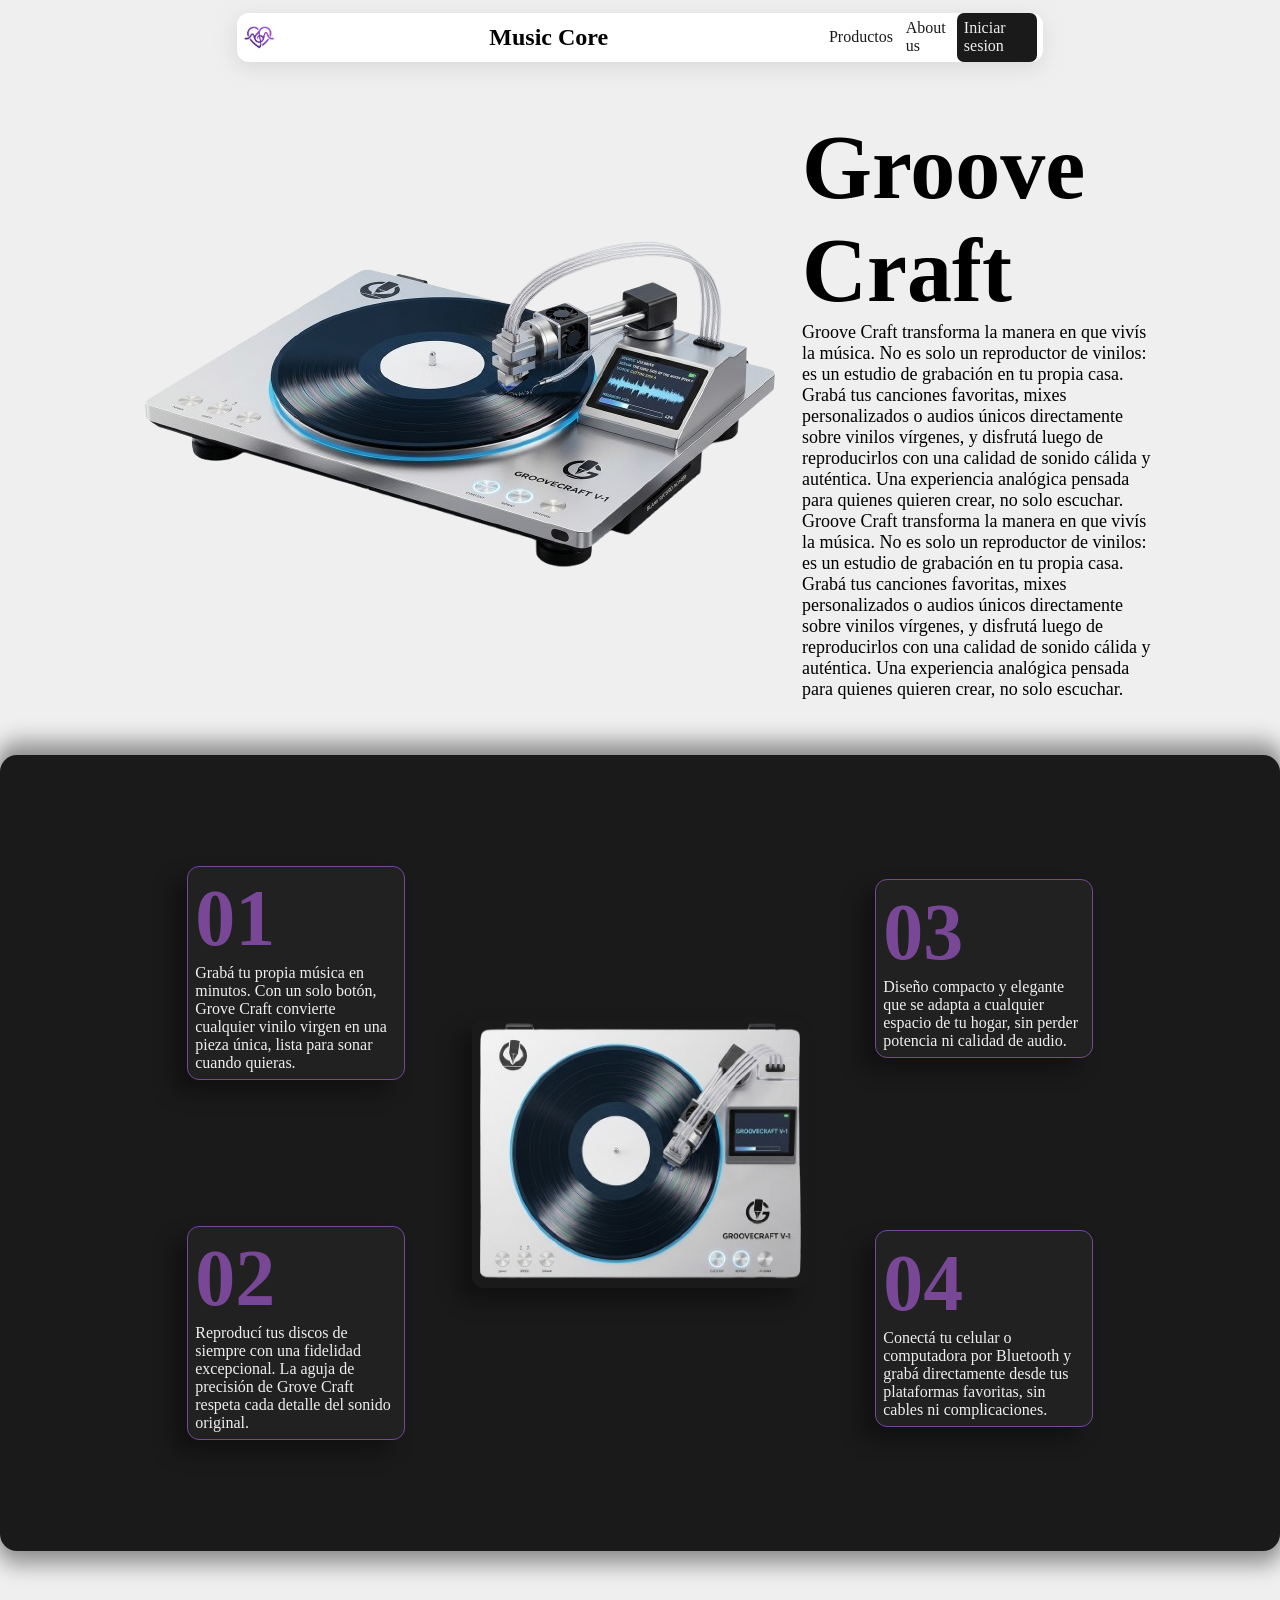
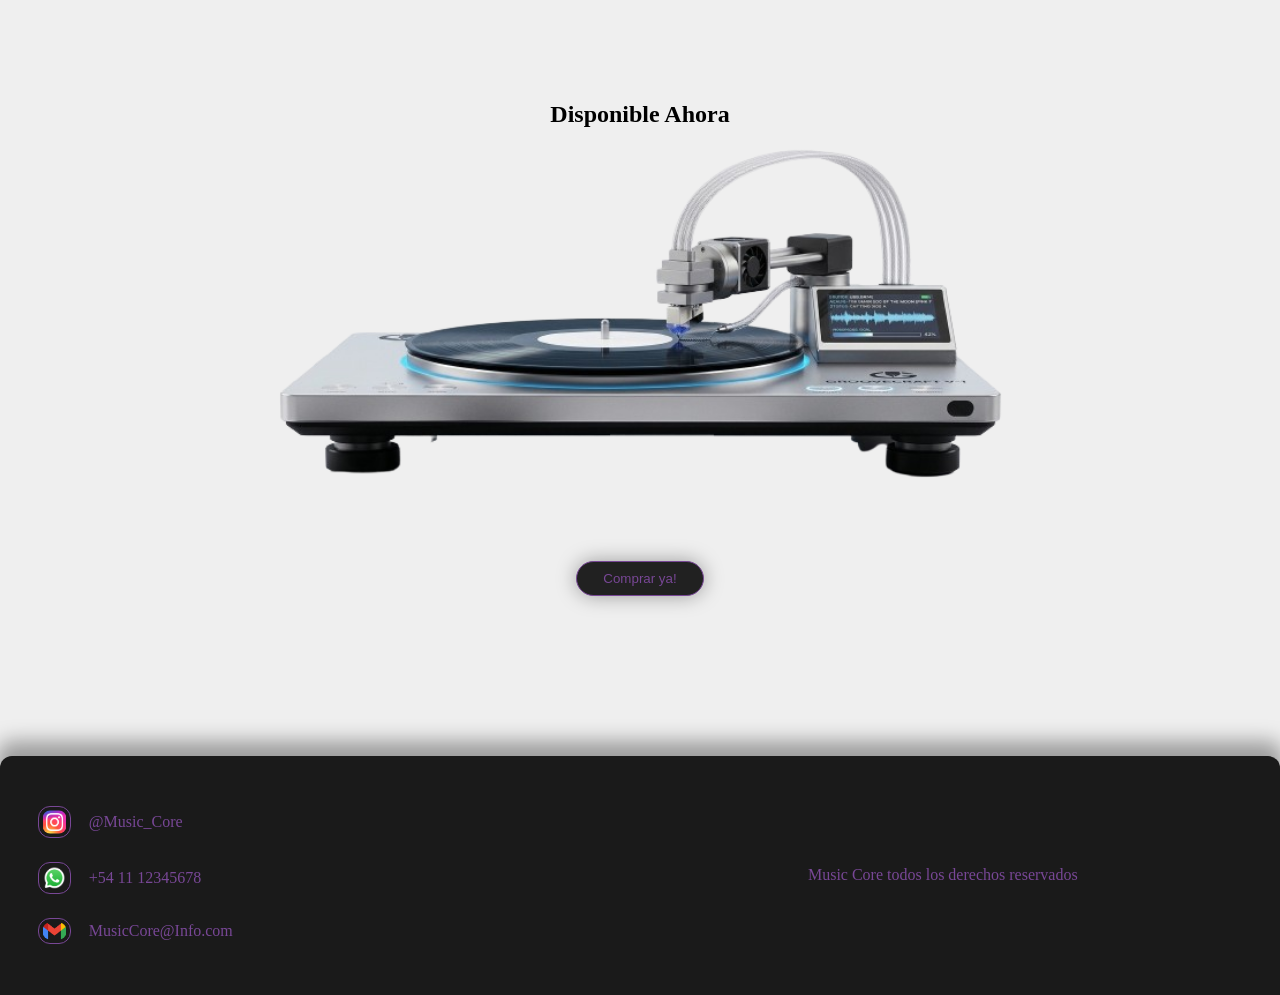
<file: Index.html>
<!DOCTYPE html>
<html lang="en">
<head>
    <meta charset="UTF-8">
    <meta name="viewport" content="width=device-width, initial-scale=1.0">
    <title>Página principal</title>
    <link rel="stylesheet" href="Style.css">
</head>
<body>
    <header>
        <div>
            <a href="Index.html"><img src="images/logo.png" alt="logo"></a>
            <h2>Music Core</h2>
            <nav>
                <ul>
                    <li><a href="Productos.html">Productos</a></li>
                    <li><a href="Historia.html">About us</a></li>
                    <li><a href="IniciarSesion.html">Iniciar sesion</a></li>
                </ul>
            </nav>
        </div>
    </header>
    <main>
        <section class="Presentacion">
            <div>
                <img src="images/ProductoPrincipal.png" alt="Producto">
            </div>
            <div>
                <h1>Groove Craft</h1>
                <p>Groove Craft transforma la manera en que vivís la música. No es solo un reproductor de vinilos: es un estudio de grabación en tu propia casa. Grabá tus canciones favoritas, mixes personalizados o audios únicos directamente sobre vinilos vírgenes, y disfrutá luego de reproducirlos con una calidad de sonido cálida y auténtica. Una experiencia analógica pensada para quienes quieren crear, no solo escuchar. Groove Craft transforma la manera en que vivís la música. No es solo un reproductor de vinilos: es un estudio de grabación en tu propia casa. Grabá tus canciones favoritas, mixes personalizados o audios únicos directamente sobre vinilos vírgenes, y disfrutá luego de reproducirlos con una calidad de sonido cálida y auténtica. Una experiencia analógica pensada para quienes quieren crear, no solo escuchar.</p>
            </div>
        </section>
        <section class="Punteo">
            <div class="contenedor">
                <div>
                    <h3>01</h3>
                    <p>Grabá tu propia música en minutos. Con un solo botón, Grove Craft convierte cualquier vinilo virgen en una pieza única, lista para sonar cuando quieras.</p>
                </div>
                    <div>
                    <h3>02</h3>
                    <p>Reproducí tus discos de siempre con una fidelidad excepcional. La aguja de precisión de Grove Craft respeta cada detalle del sonido original.</p>
                </div>
            </div>
            <div class="imagen">
                <img src="images/ProductoCenital.png" alt="Producto">
            </div>
            <div class="contenedor">
                <div>
                    <h3>03</h3>
                    <p>Diseño compacto y elegante que se adapta a cualquier espacio de tu hogar, sin perder potencia ni calidad de audio.</p>
                </div>
                <div>
                    <h3>04</h3>
                    <p>Conectá tu celular o computadora por Bluetooth y grabá directamente desde tus plataformas favoritas, sin cables ni complicaciones.</p>
                </div>
            </div>
        </section>
        <section class="comprar">
            <h1>Disponible Ahora</h1>
            <img src="images/ProductoFinal.png" alt="Producto">
            <a href="ComprarGrooveCraft.html">
                <button>Comprar ya!</button>
            </a>
        </section>
    </main>
    <footer>
        <div>
            <div>
                <img src="images/ig.png" alt="ig">
                <p>@Music_Core</p>
            </div>
            <div>
                <img src="images/wsp.webp" alt="wsp">
                <p>+54 11 12345678</p>
            </div>
            <div>
                <img src="images/gmail.webp" alt="gmail">
                <p>MusicCore@Info.com</p>
            </div>
        </div>
        <div>
            <p>Music Core todos los derechos reservados</p>
        </div>
    </footer>
</body>
</html>
</file>
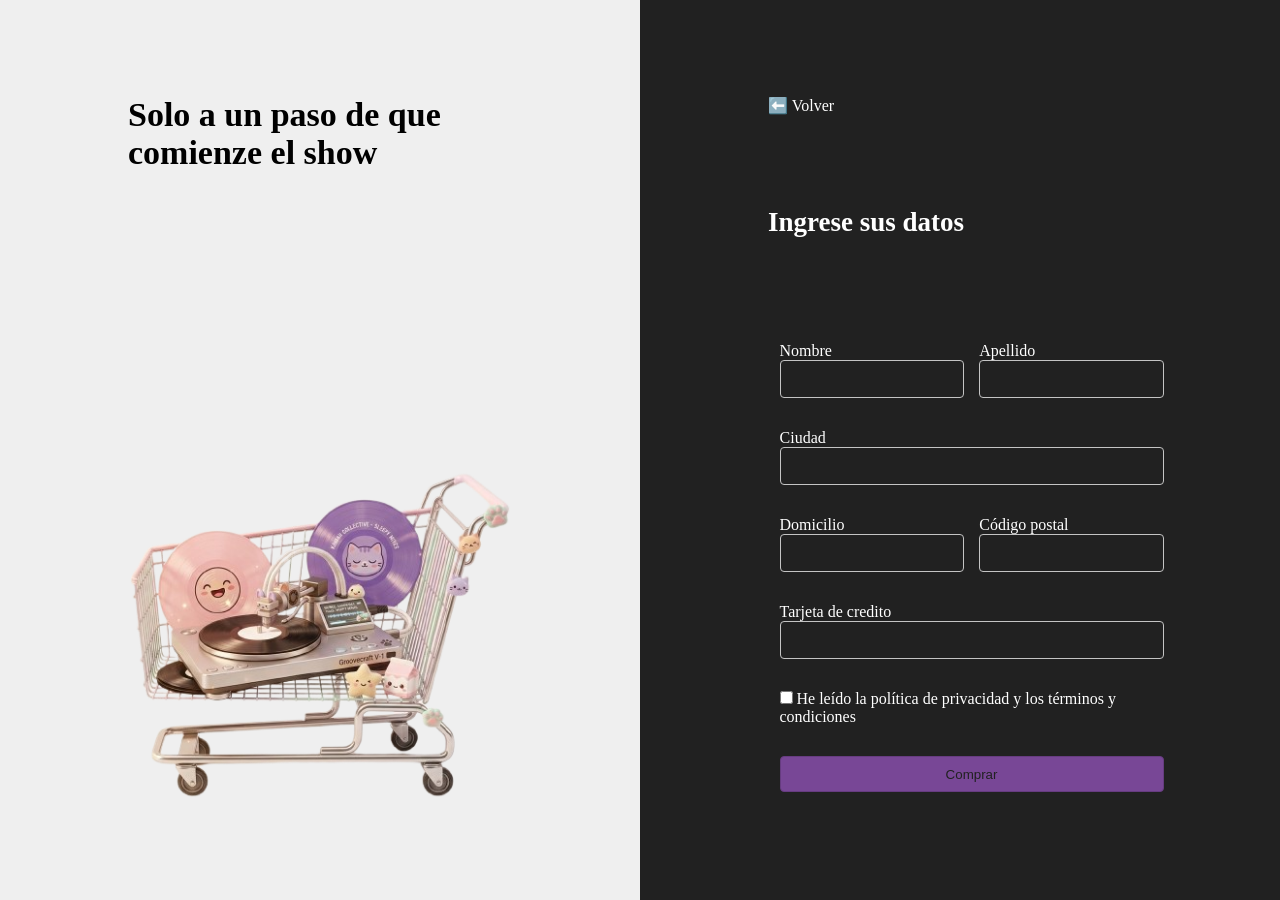
<file: Comprar.html>
<!DOCTYPE html>
<html lang="en">
<head>
    <meta charset="UTF-8">
    <meta name="viewport" content="width=device-width, initial-scale=1.0">
    <title>Comprar</title>
    <link rel="stylesheet" href="Style.css">
</head>
<body>
    <main>
        <section class="PaginaComprar">
            <div class="ContenedorMitad">
                <h1>Solo a un paso de que comienze el show</h1>
                <img src="images/Comprar.png" alt="Comprar">
            </div>
            <div class="ContenedorMitad">
                <a href="Index.html">
                    <p>⬅️ Volver</p>
                </a>
                <h2>Ingrese sus datos</h2>
                <form>
                    <div class="ContenedorDobleForm">
                        <div class="Input">
                            <label>Nombre</label>
                            <input type="text">
                        </div>
                        <div class="Input">
                            <label>Apellido</label>
                            <input type="text">
                        </div>
                    </div>
                    <div class="Input">
                        <label>Ciudad</label>
                        <input type="text">
                    </div>
                    <div class="ContenedorDobleForm">
                        <div class="Input">
                            <label>Domicilio</label>
                            <input type="text">
                        </div>
                        <div class="Input">
                            <label>Código postal</label>
                            <input type="text">
                        </div>
                    </div>
                    <div class="Input">
                        <label>Tarjeta de credito</label>
                        <input type="text">
                    </div>    
                        <label>
                            <input type="checkbox">
                            He leído la política de privacidad y los términos y condiciones
                        </label>
                    <button>Comprar</button>
                </form>
            </div>
        </section>
    </main>
</body>
</html>
</file>
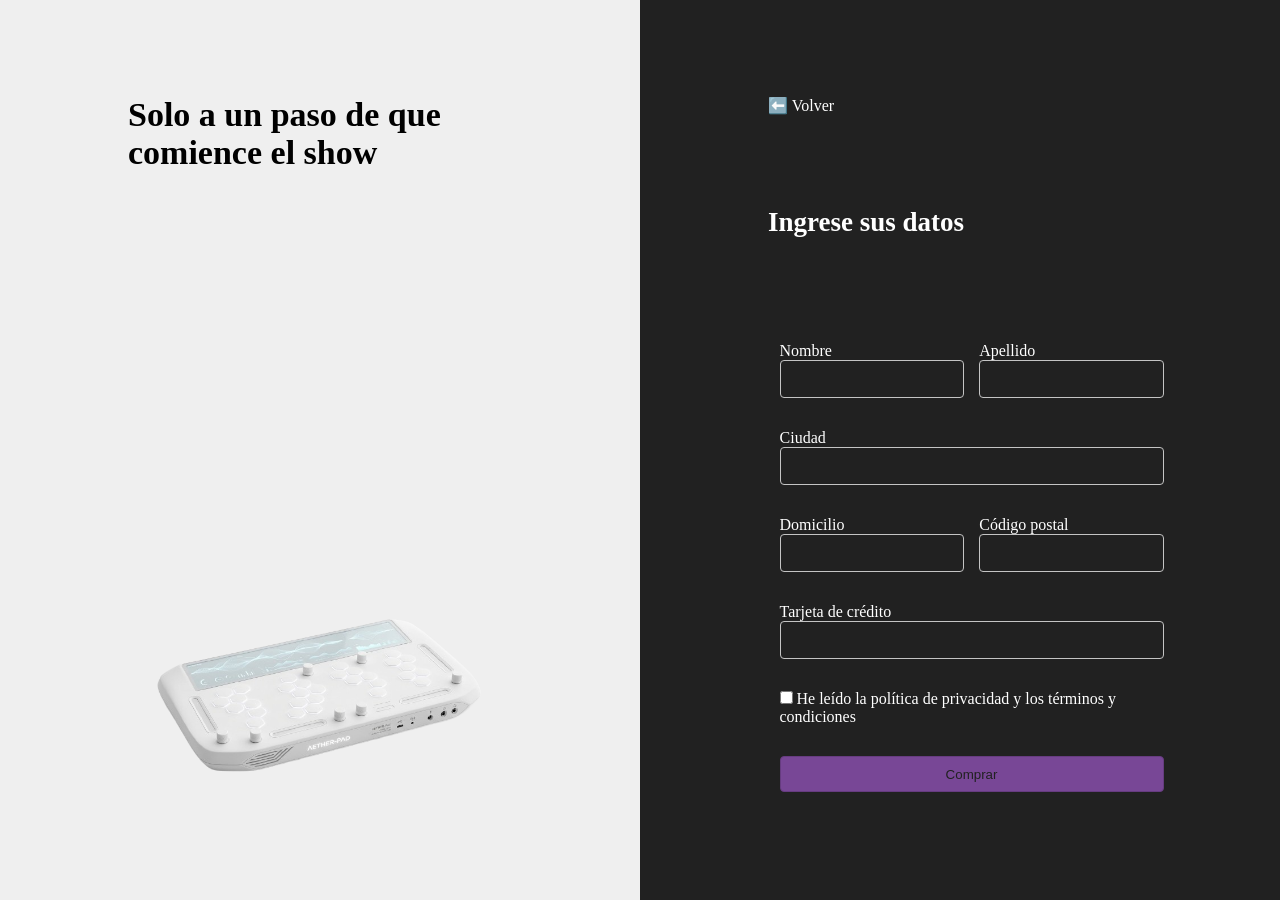
<file: ComprarAetherPad.html>
<!DOCTYPE html>
<html lang="en">
<head>
    <meta charset="UTF-8">
    <meta name="viewport" content="width=device-width, initial-scale=1.0">
    <title>Comprar</title>
    <link rel="stylesheet" href="Style.css">
</head>
<body>
    <main>
        <section class="PaginaComprar">
            <div class="ContenedorMitad">
                <h1>Solo a un paso de que comience el show</h1>
                <img src="images/AetherPad.png" alt="Comprar">
            </div>
            <div class="ContenedorMitad">
                <a href="Index.html">
                    <p>⬅️ Volver</p>
                </a>
                <h2>Ingrese sus datos</h2>
                <form>
                    <div class="ContenedorDobleForm">
                        <div class="Input">
                            <label>Nombre</label>
                            <input type="text">
                        </div>
                        <div class="Input">
                            <label>Apellido</label>
                            <input type="text">
                        </div>
                    </div>
                    <div class="Input">
                        <label>Ciudad</label>
                        <input type="text">
                    </div>
                    <div class="ContenedorDobleForm">
                        <div class="Input">
                            <label>Domicilio</label>
                            <input type="text">
                        </div>
                        <div class="Input">
                            <label>Código postal</label>
                            <input type="text">
                        </div>
                    </div>
                    <div class="Input">
                        <label>Tarjeta de crédito</label>
                        <input type="text">
                    </div>    
                        <label>
                            <input type="checkbox">
                            He leído la política de privacidad y los términos y condiciones
                        </label>
                    <button>Comprar</button>
                </form>
            </div>
        </section>
    </main>
</body>
</html>
</file>
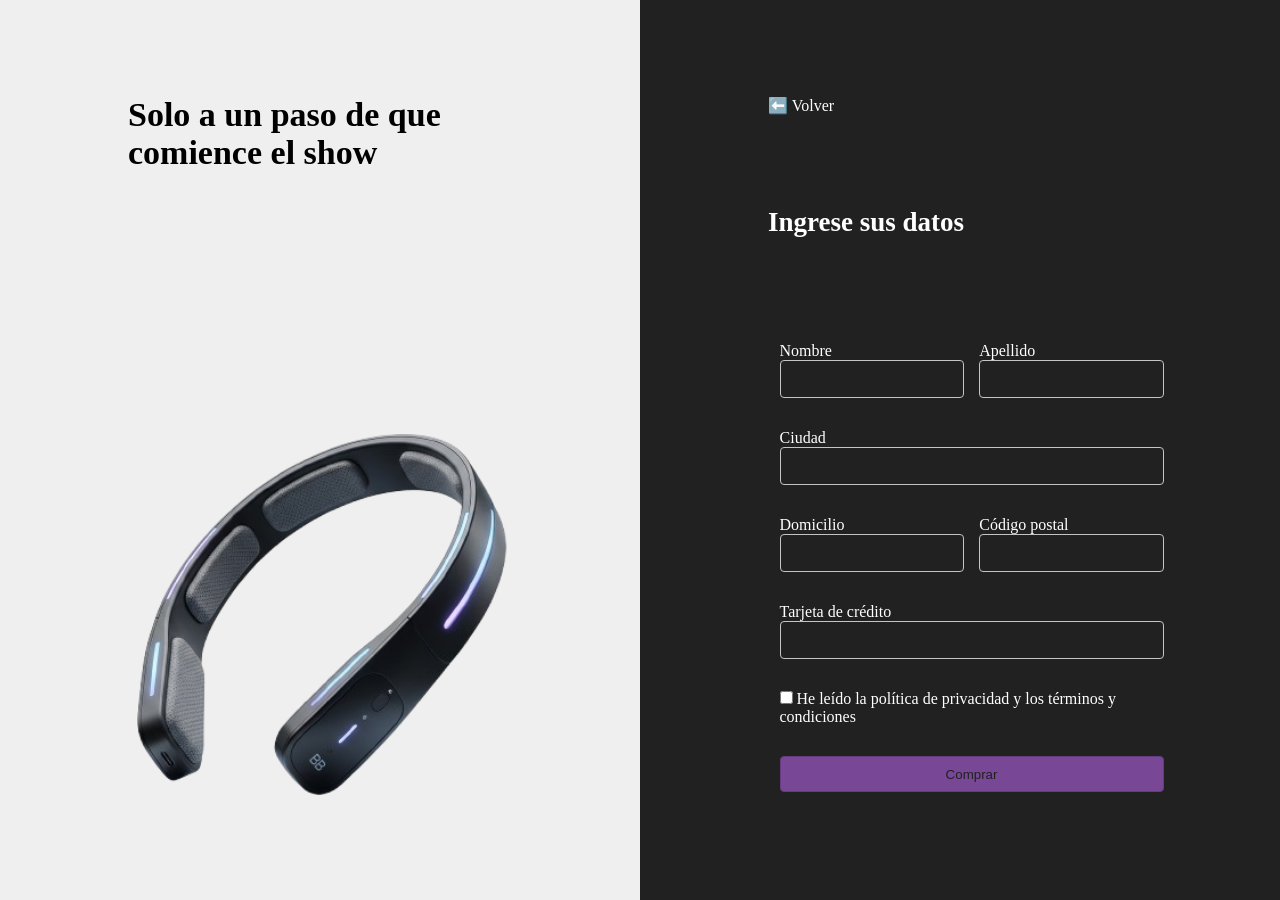
<file: ComprarBrainBeats.html>
<!DOCTYPE html>
<html lang="en">
<head>
    <meta charset="UTF-8">
    <meta name="viewport" content="width=device-width, initial-scale=1.0">
    <title>Comprar</title>
    <link rel="stylesheet" href="Style.css">
</head>
<body>
    <main>
        <section class="PaginaComprar">
            <div class="ContenedorMitad">
                <h1>Solo a un paso de que comience el show</h1>
                <img src="images/BrainBeats.png" alt="Comprar">
            </div>
            <div class="ContenedorMitad">
                <a href="Index.html">
                    <p>⬅️ Volver</p>
                </a>
                <h2>Ingrese sus datos</h2>
                <form>
                    <div class="ContenedorDobleForm">
                        <div class="Input">
                            <label>Nombre</label>
                            <input type="text">
                        </div>
                        <div class="Input">
                            <label>Apellido</label>
                            <input type="text">
                        </div>
                    </div>
                    <div class="Input">
                        <label>Ciudad</label>
                        <input type="text">
                    </div>
                    <div class="ContenedorDobleForm">
                        <div class="Input">
                            <label>Domicilio</label>
                            <input type="text">
                        </div>
                        <div class="Input">
                            <label>Código postal</label>
                            <input type="text">
                        </div>
                    </div>
                    <div class="Input">
                        <label>Tarjeta de crédito</label>
                        <input type="text">
                    </div>    
                        <label>
                            <input type="checkbox">
                            He leído la política de privacidad y los términos y condiciones
                        </label>
                    <button>Comprar</button>
                </form>
            </div>
        </section>
    </main>
</body>
</html>
</file>
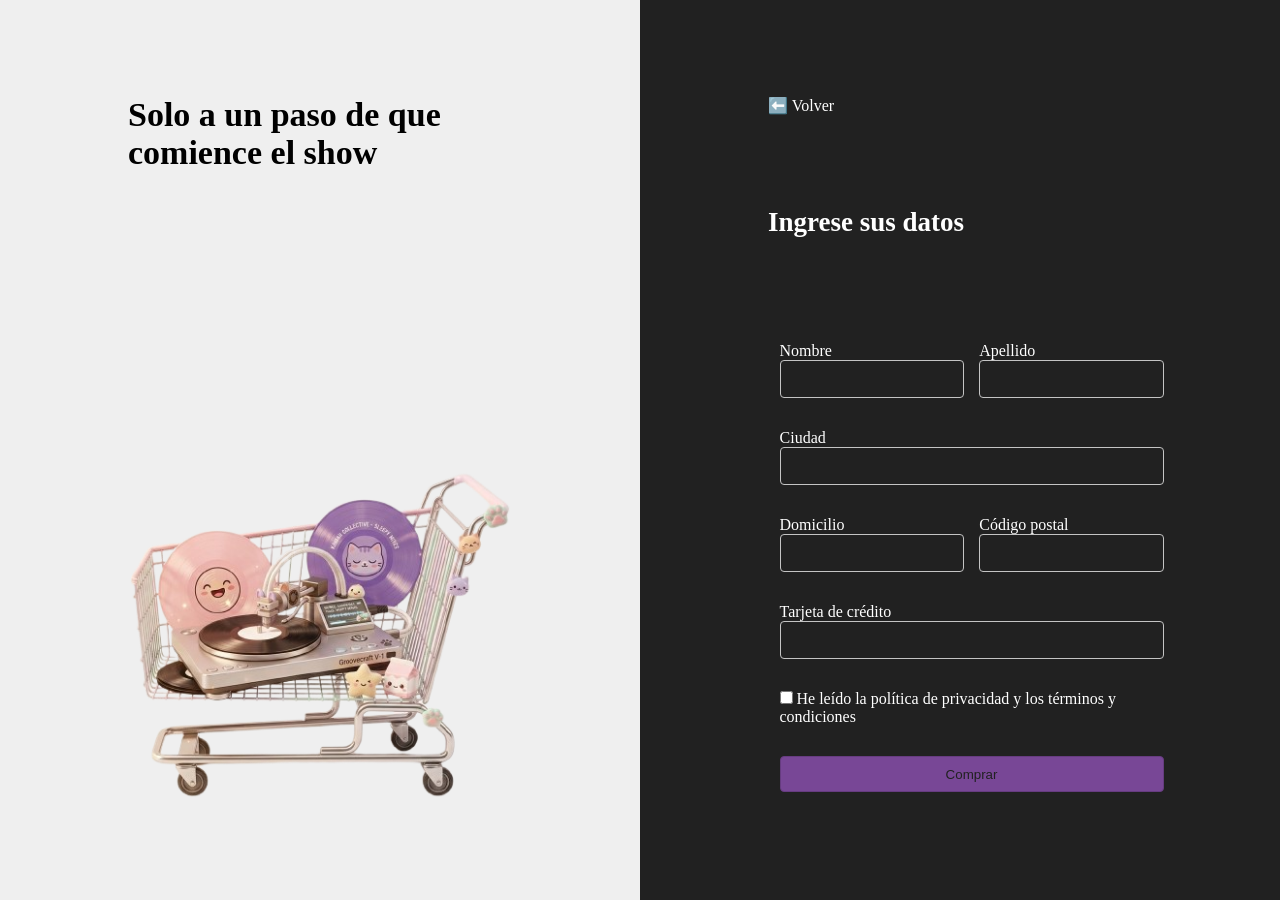
<file: ComprarGrooveCraft.html>
<!DOCTYPE html>
<html lang="en">
<head>
    <meta charset="UTF-8">
    <meta name="viewport" content="width=device-width, initial-scale=1.0">
    <title>Comprar</title>
    <link rel="stylesheet" href="Style.css">
</head>
<body>
    <main>
        <section class="PaginaComprar">
            <div class="ContenedorMitad">
                <h1>Solo a un paso de que comience el show</h1>
                <img src="images/Comprar.png" alt="Comprar">
            </div>
            <div class="ContenedorMitad">
                <a href="Index.html">
                    <p>⬅️ Volver</p>
                </a>
                <h2>Ingrese sus datos</h2>
                <form>
                    <div class="ContenedorDobleForm">
                        <div class="Input">
                            <label>Nombre</label>
                            <input type="text">
                        </div>
                        <div class="Input">
                            <label>Apellido</label>
                            <input type="text">
                        </div>
                    </div>
                    <div class="Input">
                        <label>Ciudad</label>
                        <input type="text">
                    </div>
                    <div class="ContenedorDobleForm">
                        <div class="Input">
                            <label>Domicilio</label>
                            <input type="text">
                        </div>
                        <div class="Input">
                            <label>Código postal</label>
                            <input type="text">
                        </div>
                    </div>
                    <div class="Input">
                        <label>Tarjeta de crédito</label>
                        <input type="text">
                    </div>    
                        <label>
                            <input type="checkbox">
                            He leído la política de privacidad y los términos y condiciones
                        </label>
                    <button>Comprar</button>
                </form>
            </div>
        </section>
    </main>
</body>
</html>
</file>
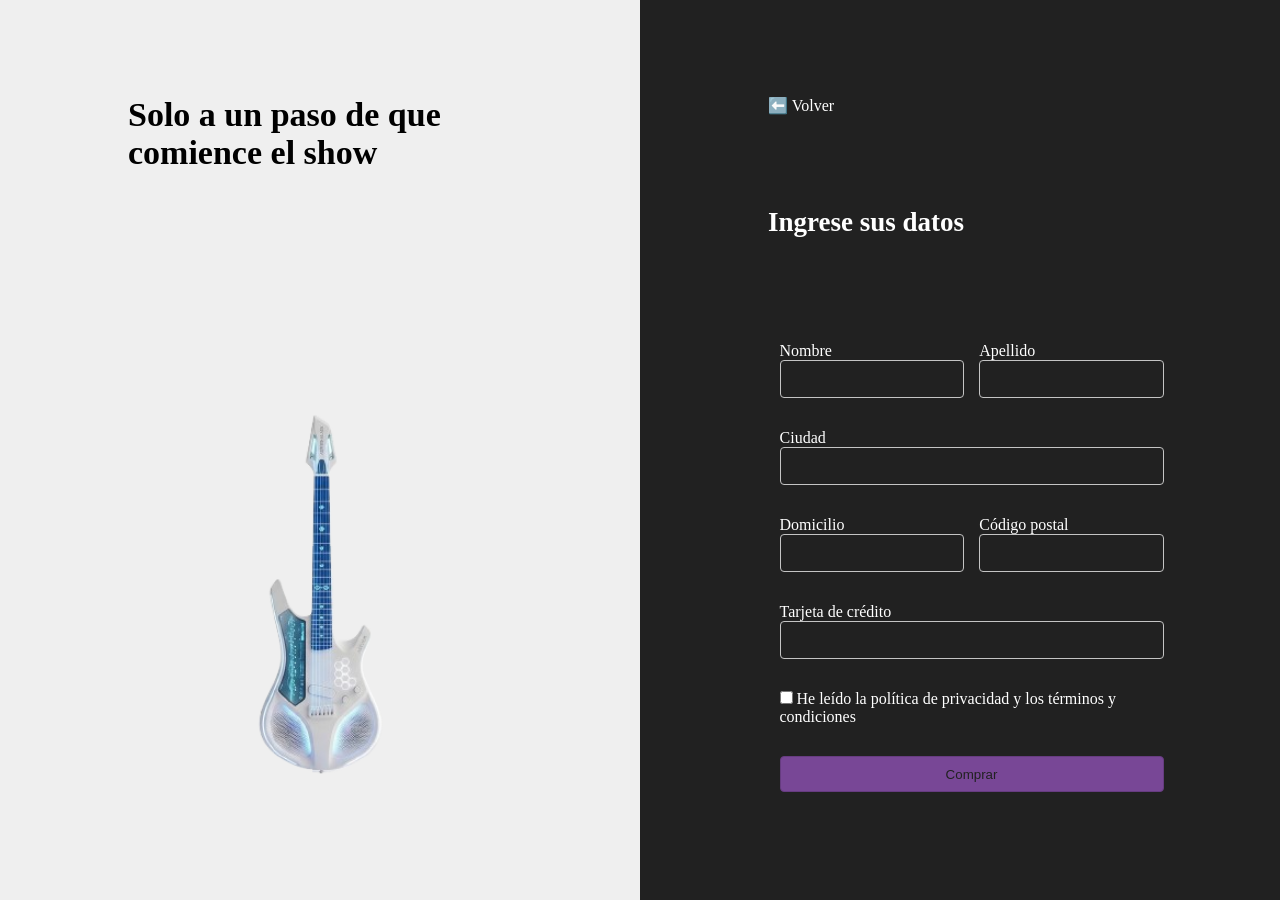
<file: ComprarMusicGuitar.html>
<!DOCTYPE html>
<html lang="en">
<head>
    <meta charset="UTF-8">
    <meta name="viewport" content="width=device-width, initial-scale=1.0">
    <title>Comprar</title>
    <link rel="stylesheet" href="Style.css">
</head>
<body>
    <main>
        <section class="PaginaComprar">
            <div class="ContenedorMitad">
                <h1>Solo a un paso de que comience el show</h1>
                <img src="images/MusicGuitar.png" alt="Comprar">
            </div>
            <div class="ContenedorMitad">
                <a href="Index.html">
                    <p>⬅️ Volver</p>
                </a>
                <h2>Ingrese sus datos</h2>
                <form>
                    <div class="ContenedorDobleForm">
                        <div class="Input">
                            <label>Nombre</label>
                            <input type="text">
                        </div>
                        <div class="Input">
                            <label>Apellido</label>
                            <input type="text">
                        </div>
                    </div>
                    <div class="Input">
                        <label>Ciudad</label>
                        <input type="text">
                    </div>
                    <div class="ContenedorDobleForm">
                        <div class="Input">
                            <label>Domicilio</label>
                            <input type="text">
                        </div>
                        <div class="Input">
                            <label>Código postal</label>
                            <input type="text">
                        </div>
                    </div>
                    <div class="Input">
                        <label>Tarjeta de crédito</label>
                        <input type="text">
                    </div>    
                        <label>
                            <input type="checkbox">
                            He leído la política de privacidad y los términos y condiciones
                        </label>
                    <button>Comprar</button>
                </form>
            </div>
        </section>
    </main>
</body>
</html>
</file>
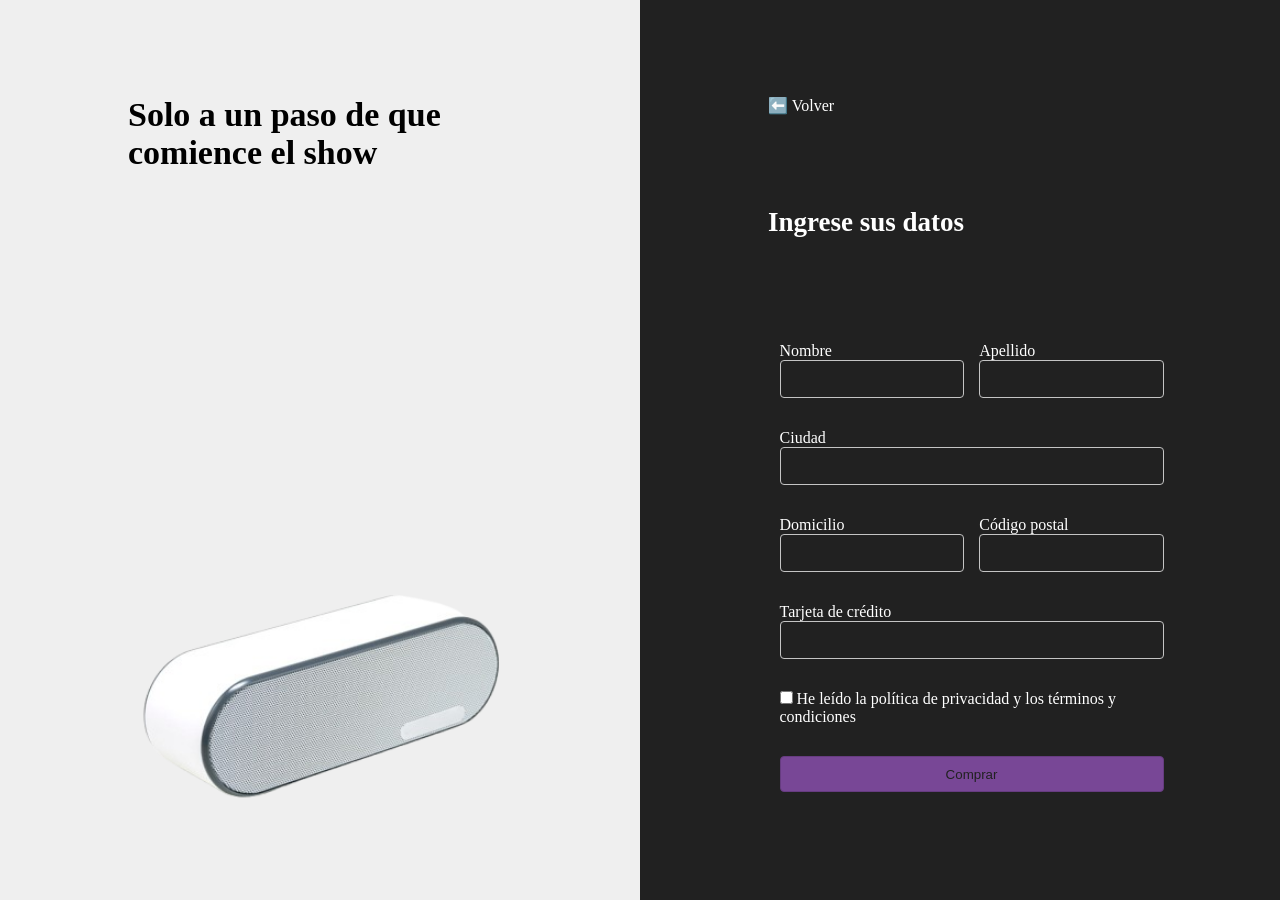
<file: ComprarPlusOne.html>
<!DOCTYPE html>
<html lang="en">
<head>
    <meta charset="UTF-8">
    <meta name="viewport" content="width=device-width, initial-scale=1.0">
    <title>Comprar</title>
    <link rel="stylesheet" href="Style.css">
</head>
<body>
    <main>
        <section class="PaginaComprar">
            <div class="ContenedorMitad">
                <h1>Solo a un paso de que comience el show</h1>
                <img src="images/PlusOne.png" alt="Comprar">
            </div>
            <div class="ContenedorMitad">
                <a href="Index.html">
                    <p>⬅️ Volver</p>
                </a>
                <h2>Ingrese sus datos</h2>
                <form>
                    <div class="ContenedorDobleForm">
                        <div class="Input">
                            <label>Nombre</label>
                            <input type="text">
                        </div>
                        <div class="Input">
                            <label>Apellido</label>
                            <input type="text">
                        </div>
                    </div>
                    <div class="Input">
                        <label>Ciudad</label>
                        <input type="text">
                    </div>
                    <div class="ContenedorDobleForm">
                        <div class="Input">
                            <label>Domicilio</label>
                            <input type="text">
                        </div>
                        <div class="Input">
                            <label>Código postal</label>
                            <input type="text">
                        </div>
                    </div>
                    <div class="Input">
                        <label>Tarjeta de crédito</label>
                        <input type="text">
                    </div>    
                        <label>
                            <input type="checkbox">
                            He leído la política de privacidad y los términos y condiciones
                        </label>
                    <button>Comprar</button>
                </form>
            </div>
        </section>
    </main>
</body>
</html>
</file>
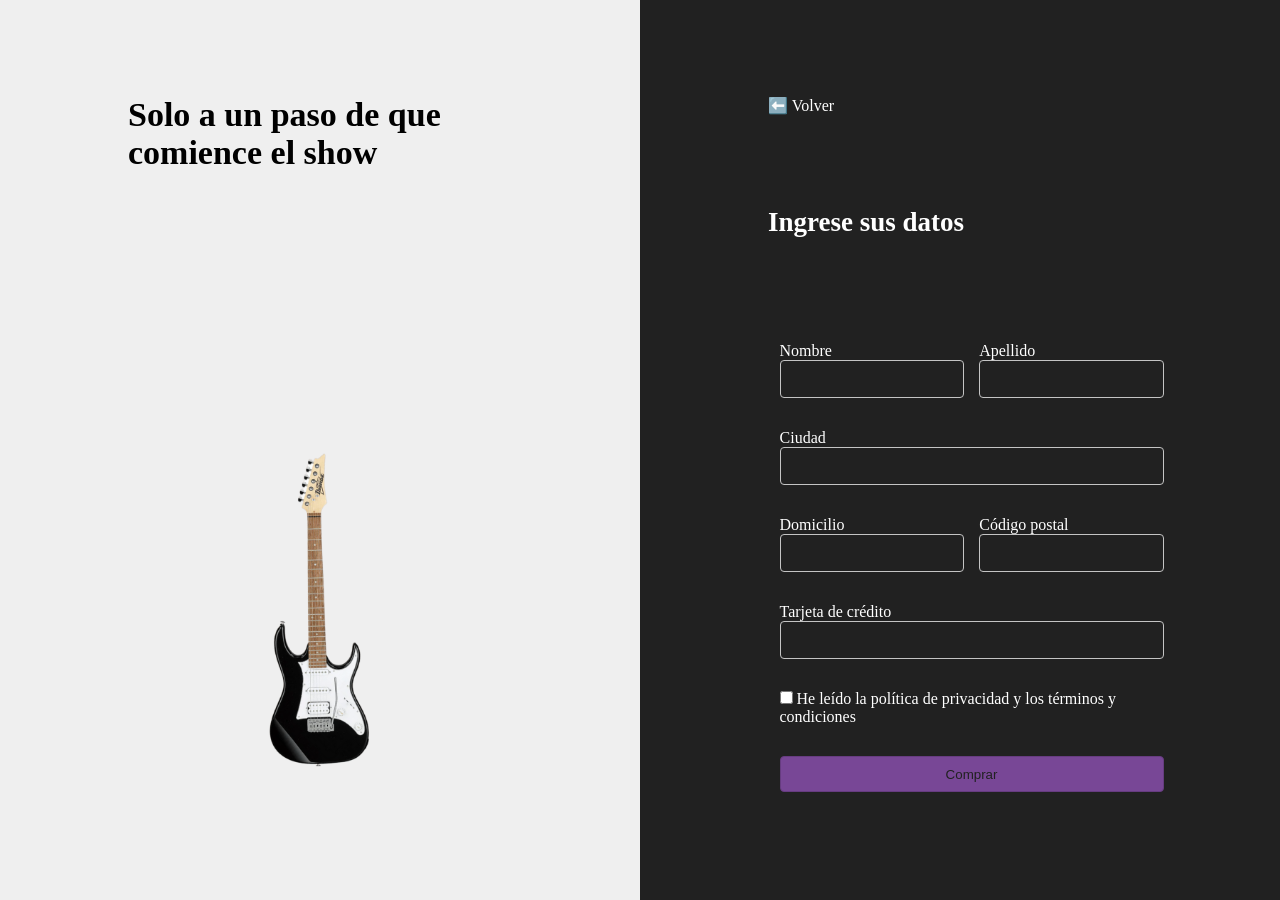
<file: ComprarSonicGuitar.html>
<!DOCTYPE html>
<html lang="en">
<head>
    <meta charset="UTF-8">
    <meta name="viewport" content="width=device-width, initial-scale=1.0">
    <title>Comprar</title>
    <link rel="stylesheet" href="Style.css">
</head>
<body>
    <main>
        <section class="PaginaComprar">
            <div class="ContenedorMitad">
                <h1>Solo a un paso de que comience el show</h1>
                <img src="images/SonicGuitar.png" alt="Comprar">
            </div>
            <div class="ContenedorMitad">
                <a href="Index.html">
                    <p>⬅️ Volver</p>
                </a>
                <h2>Ingrese sus datos</h2>
                <form>
                    <div class="ContenedorDobleForm">
                        <div class="Input">
                            <label>Nombre</label>
                            <input type="text">
                        </div>
                        <div class="Input">
                            <label>Apellido</label>
                            <input type="text">
                        </div>
                    </div>
                    <div class="Input">
                        <label>Ciudad</label>
                        <input type="text">
                    </div>
                    <div class="ContenedorDobleForm">
                        <div class="Input">
                            <label>Domicilio</label>
                            <input type="text">
                        </div>
                        <div class="Input">
                            <label>Código postal</label>
                            <input type="text">
                        </div>
                    </div>
                    <div class="Input">
                        <label>Tarjeta de crédito</label>
                        <input type="text">
                    </div>    
                        <label>
                            <input type="checkbox">
                            He leído la política de privacidad y los términos y condiciones
                        </label>
                    <button>Comprar</button>
                </form>
            </div>
        </section>
    </main>
</body>
</html>
</file>
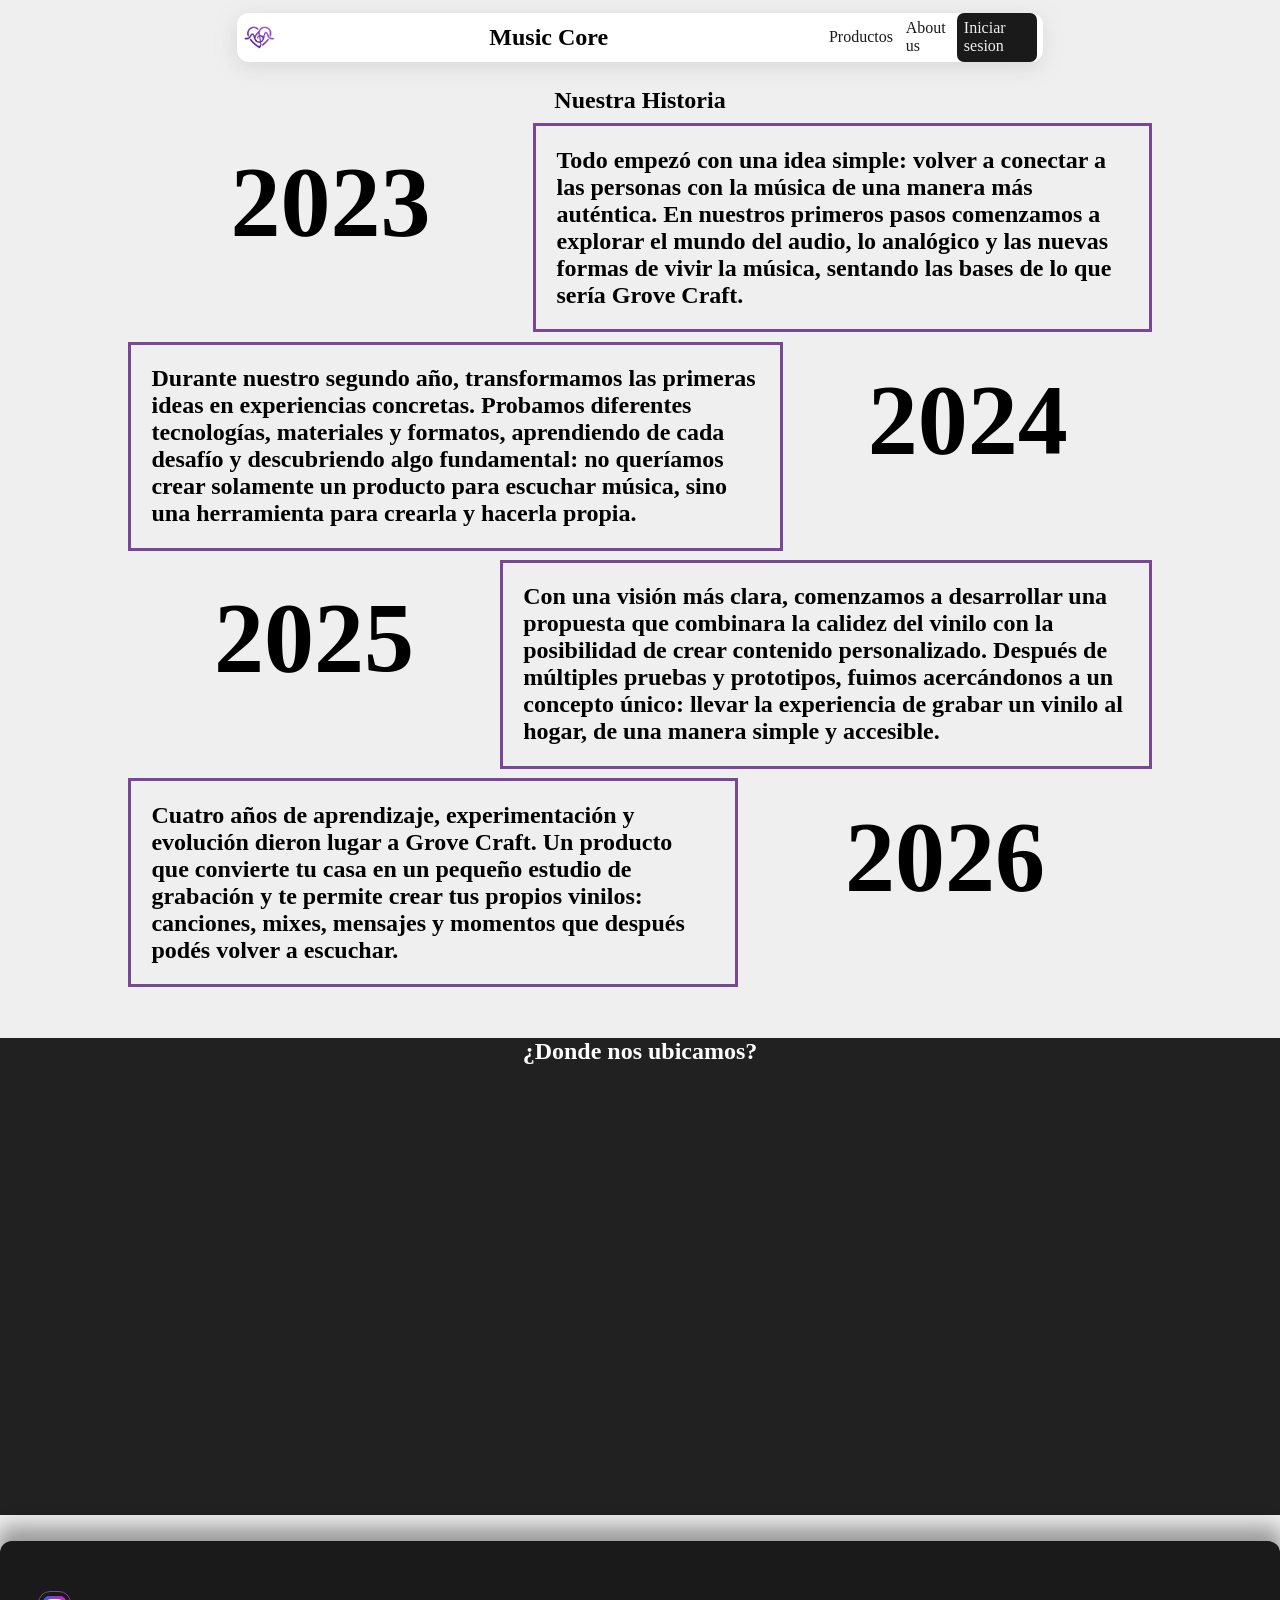
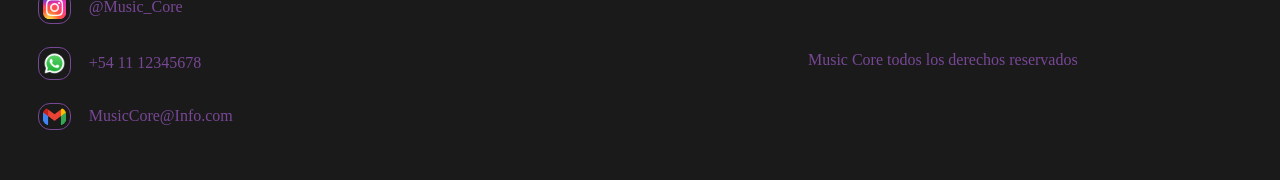
<file: Historia.html>
<!DOCTYPE html>
<html lang="en">
<head>
    <meta charset="UTF-8">
    <meta name="viewport" content="width=device-width, initial-scale=1.0">
    <title>Document</title>
    <link rel="stylesheet" href="Style.css">
</head>
<body>
    <header>
        <div>
            <a href="Index.html"><img src="images/logo.png" alt="logo"></a>
            <h2>Music Core</h2>
            <nav>
                <ul>
                    <li><a href="Productos.html">Productos</a></li>
                    <li><a href="Historia.html">About us</a></li>
                    <li><a href="IniciarSesion.html">Iniciar sesion</a></li>
                </ul>
            </nav>
        </div>
    </header>
    <main>
        <section class = "Historia">
            <h1 class = "Titulo">Nuestra Historia</h1>
            <div>
                <h1>2023</h1>
                <h2>Todo empezó con una idea simple: volver a conectar a las personas con la música de una manera más auténtica. En nuestros primeros pasos comenzamos a explorar el mundo del audio, lo analógico y las nuevas formas de vivir la música, sentando las bases de lo que sería Grove Craft.</h2>
            </div>
            <div class = "HistoriaInversa">
                <h1>2024</h1>
                <h2>Durante nuestro segundo año, transformamos las primeras ideas en experiencias concretas. Probamos diferentes tecnologías, materiales y formatos, aprendiendo de cada desafío y descubriendo algo fundamental: no queríamos crear solamente un producto para escuchar música, sino una herramienta para crearla y hacerla propia.</h2>
            </div>
             <div>
                 <h1>2025</h1>
                <h2>Con una visión más clara, comenzamos a desarrollar una propuesta que combinara la calidez del vinilo con la posibilidad de crear contenido personalizado. Después de múltiples pruebas y prototipos, fuimos acercándonos a un concepto único: llevar la experiencia de grabar un vinilo al hogar, de una manera simple y accesible.</h2>
            </div>
            <div class = "HistoriaInversa">
                <h1>2026</h1>
                <h2>Cuatro años de aprendizaje, experimentación y evolución dieron lugar a Grove Craft. Un producto que convierte tu casa en un pequeño estudio de grabación y te permite crear tus propios vinilos: canciones, mixes, mensajes y momentos que después podés volver a escuchar.</h2>
            </div>
        </section>
        <section class = "ubicacion">
            <div>
                <H1>¿Donde nos ubicamos?</H1>
                <iframe src="https://www.google.com/maps/embed?pb=!1m18!1m12!1m3!1d1380.8969966981238!2d-58.443052653738334!3d-34.59543488109086!2m3!1f0!2f0!3f0!3m2!1i1024!2i768!4f13.1!3m3!1m2!1s0x95bcb5f58d4580d9%3A0xae8bed8ab996b3d4!2sAv.%20Juan%20Bautista%20Justo%202616%2C%20C1414CXP%20Cdad.%20Aut%C3%B3noma%20de%20Buenos%20Aires!5e0!3m2!1ses!2sar!4v1787162547710!5m2!1ses!2sar" width="600" height="450" style="border:0;" allowfullscreen="" loading="lazy" referrerpolicy="strict-origin-when-cross-origin"></iframe>
            </div>
        </section>
    </main>
    <footer>
        <div>
            <div>
                <img src="images/ig.png" alt="ig">
                <p>@Music_Core</p>
            </div>
            <div>
                <img src="images/wsp.webp" alt="wsp">
                <p>+54 11 12345678</p>
            </div>
            <div>
                <img src="images/gmail.webp" alt="gmail">
                <p>MusicCore@Info.com</p>
            </div>
        </div>
        <div>
            <p>Music Core todos los derechos reservados</p>
        </div>
    </footer>
</body>
</html>
</file>
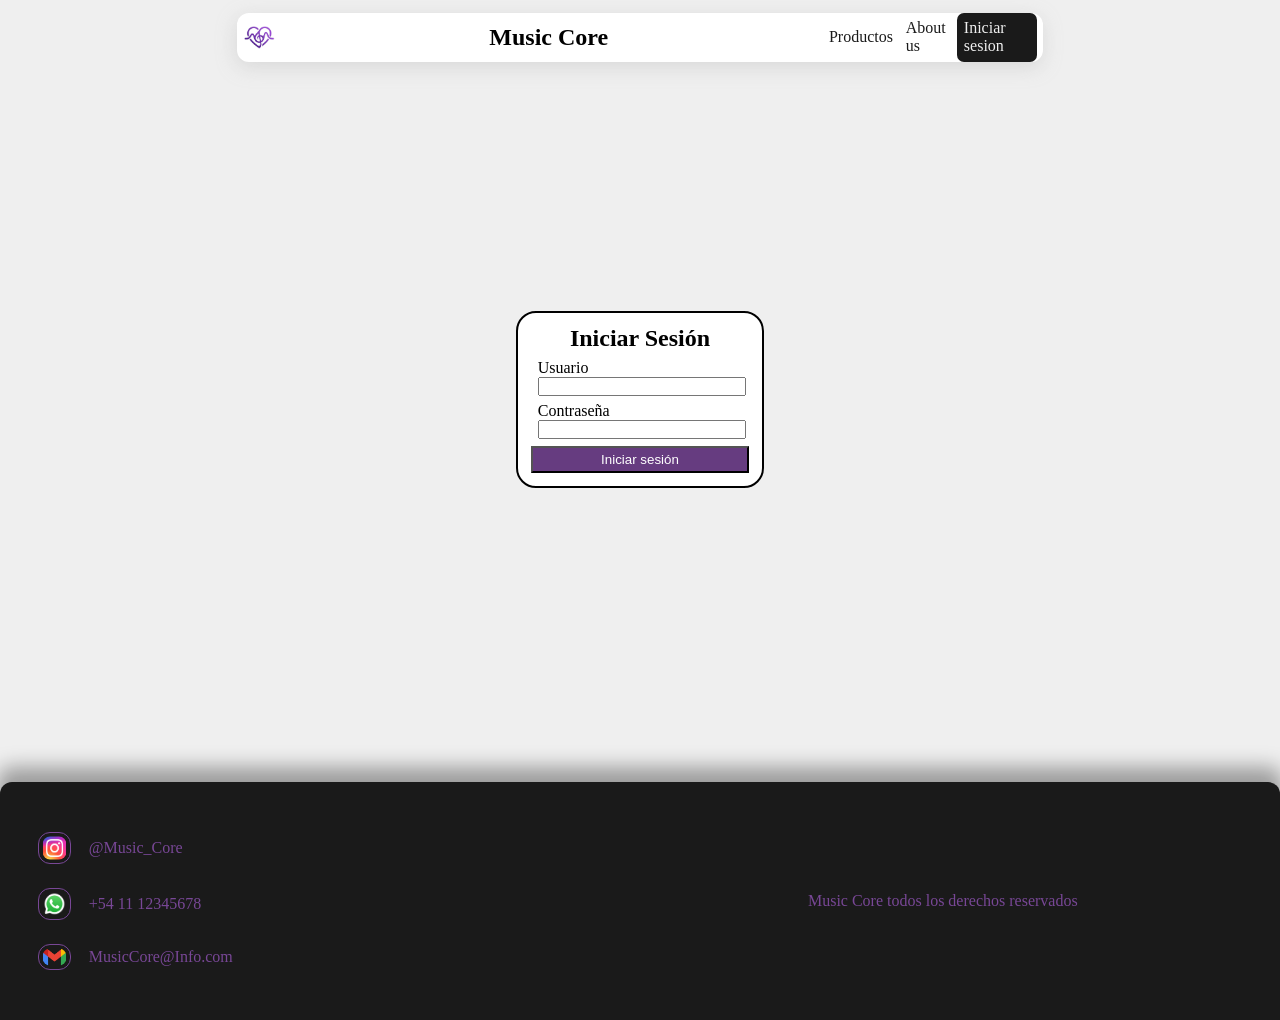
<file: IniciarSesion.html>
<!DOCTYPE html>
<html lang="en">
<head>
    <meta charset="UTF-8">
    <meta name="viewport" content="width=device-width, initial-scale=1.0">
    <title>Iniciar Sesión</title>
    <link rel="stylesheet" href="Style.css">
</head>
<header>
        <div>
            <a href="Index.html"><img src="images/logo.png" alt="logo"></a>
            <h2>Music Core</h2>
            <nav>
                <ul>
                    <li><a href="Productos.html">Productos</a></li>
                    <li><a href="Historia.html">About us</a></li>
                    <li><a href="IniciarSesion.html">Iniciar sesion</a></li>
                </ul>
            </nav>
        </div>
</header>
<body>
    <main>
    <section class = "Login">
        <div class="CentrarForm">
            <form>
                <h1>Iniciar Sesión</h1>
                <div>
                    <label>Usuario</label>
                    <input type="text">
                </div>
                <div>
                    <label>Contraseña</label>
                    <input type="password">
                </div>
                <button>Iniciar sesión</button>
            </form>
        </div>   
    </section>
    </main>
    <footer>
        <div>
            <div>
                <img src="images/ig.png" alt="ig">
                <p>@Music_Core</p>
            </div>
            <div>
                <img src="images/wsp.webp" alt="wsp">
                <p>+54 11 12345678</p>
            </div>
            <div>
                <img src="images/gmail.webp" alt="gmail">
                <p>MusicCore@Info.com</p>
            </div>
        </div>
        <div>
            <p>Music Core todos los derechos reservados</p>
        </div>
    </footer>
</body>
</html>
</file>
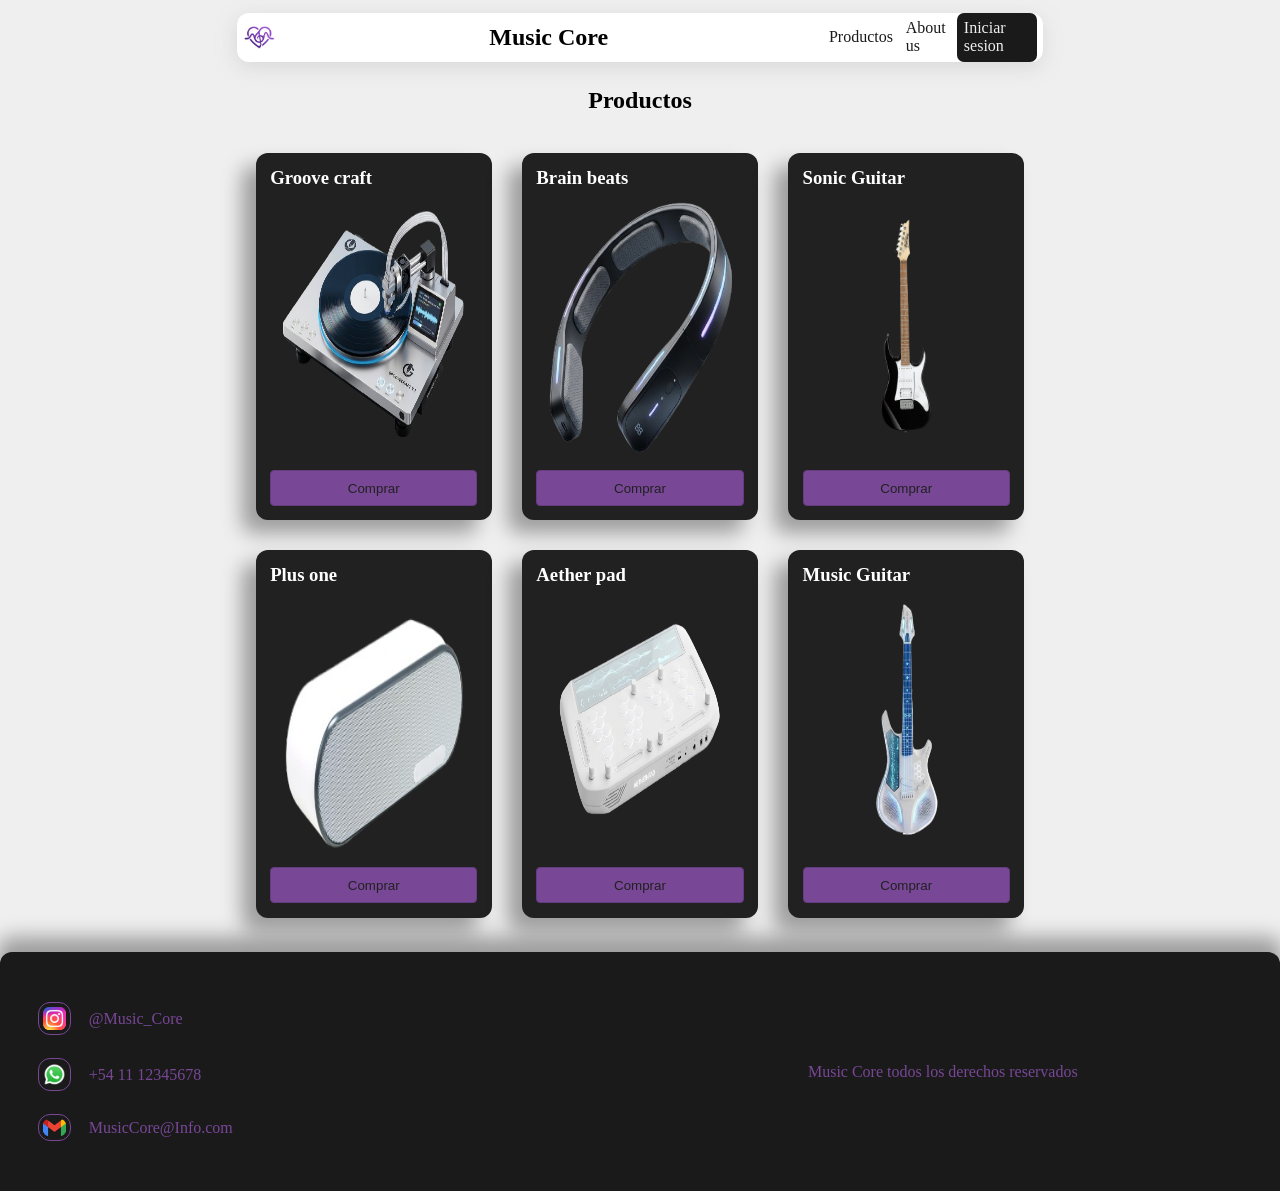
<file: Productos.html>
<!DOCTYPE html>
<html lang="en">
<head>
    <meta charset="UTF-8">
    <meta name="viewport" content="width=device-width, initial-scale=1.0">
    <title>Productos</title>
    <link rel="stylesheet" href="Style.css">
</head>
<body>
    <header>
        <div>
            <a href="Index.html"><img src="images/logo.png" alt="logo"></a>
            <h2>Music Core</h2>
            <nav>
                <ul>
                    <li><a href="Productos.html">Productos</a></li>
                    <li><a href="Historia.html">About us</a></li>
                    <li><a href="IniciarSesion.html">Iniciar sesion</a></li>
                </ul>
            </nav>
        </div>
    </header>
    <main>
        <section class="PagProductos">
            <h1>Productos</h1>
            <div class="Productos">
                <div>
                    <h3>Groove craft</h3>
                    <img src="images/ProductoPrincipal.png" alt="GrooveCraft">
                    <a href="ComprarGrooveCraft.html">
                        <button>Comprar</button>
                    </a>
                </div>
                <div>
                    <h3>Brain beats</h3>
                    <img src="images/BrainBeats.png" alt="BrainBeats">
                    <a href="ComprarBrainBeats.html">
                        <button>Comprar</button>
                    </a>
                </div>
                <div>
                    <h3>Sonic Guitar</h3>
                    <img src="images/SonicGuitar.png" alt="SonicGuitar">
                    <a href="ComprarSonicGuitar.html">
                        <button>Comprar</button>
                    </a>
                </div>
                <div>
                    <h3>Plus one</h3>
                    <img src="images/PlusOne.png" alt="PlusOne">
                    <a href="ComprarPlusOne.html">
                        <button>Comprar</button>
                    </a>
                </div>
                <div>
                    <h3>Aether pad</h3>
                    <img src="images/AetherPad.png" alt="AetherPad">
                    <a href="ComprarAetherPad.html">
                        <button>Comprar</button>
                    </a>
                </div>
                <div>
                    <h3>Music Guitar</h3>
                    <img src="images/MusicGuitar.png" alt="MusicGuitar">
                    <a href="ComprarMusicGuitar.html">
                        <button>Comprar</button>
                    </a>
                </div>
            </div>
        </section>
    </main>
    <footer>
        <div>
            <div>
                <img src="images/ig.png" alt="ig">
                <p>@Music_Core</p>
            </div>
            <div>
                <img src="images/wsp.webp" alt="wsp">
                <p>+54 11 12345678</p>
            </div>
            <div>
                <img src="images/gmail.webp" alt="gmail">
                <p>MusicCore@Info.com</p>
            </div>
        </div>
        <div>
            <p>Music Core todos los derechos reservados</p>
        </div>
    </footer>
</body>
</html>
</file>
<file: Style.css>
*{
    margin: 0%;
    padding: 0%;
}

body{
    background-color: rgb(239, 239, 239);
}

header{
    width: 100%;
    margin-top: 1%;
    display: flex;
    justify-content: center;
    align-items: center;
    position: sticky;
    top: 1%;
}

header div{
    width: 62%;
    height: 4vh;
    background-color: white;
    display: flex;
    align-items: center;
    justify-content: space-between;
    padding: 0.5%;
    border-radius: 12px;
    box-shadow: -1px 5px 20px 0px #b0b0b059;
}

header div a{
    width: 4%;
    display: flex;
    align-items: center;
    border-radius: 7px;
}

header div a img{
    width: 100%;
}

header div a:hover{
    background-color: rgb(206, 206, 206);
}

header div nav{
    width: 27%;
}

header div nav ul{
    width: 100%;
    display: flex;
    align-items: center;
    justify-content: space-between;
}

header div nav ul li{
    list-style: none;
    padding: 3%;
    display: flex;
    align-items: center;
    border-radius: 7px;
}

header div nav ul li:last-child{
    background-color: rgb(26, 26, 26);
}

header div nav ul li a{
    width: 100%;
    text-decoration: none;
    color: rgb(26, 26, 26);
}

header div nav ul li:last-child a{
    color: rgb(239, 239, 239);
}

header div nav ul li:hover{
    background-color: rgb(206, 206, 206);
}

header div nav ul li:last-child:hover{
    background-color: rgb(80, 80, 80);
}

header div nav ul li:last-child a:hover{
    background-color: rgb(80, 80, 80);
}

main div section{
    width: 100%;
}

.Presentacion{
    height: 77vh;
    display: grid;
    grid-template-rows: 1fr;
    grid-template-columns: repeat(2, 1fr);
    gap: 8px;
    padding-left: 10%;
    padding-right: 10%;
}

.Presentacion div{
    display: flex;
    justify-content: center;
}

.Presentacion div:first-child{
    width: 100%;
    align-items: center;
}

.Presentacion div:last-child{
    flex-direction: column;
}

.Presentacion div h1{
    font-size: 90px;
}

.Presentacion div p{
    font-size: 18px;
}

.Punteo{
    height: 80vh;
    background-color: rgb(26, 26, 26);
    border-radius: 17px;
    display: grid;
    grid-template-rows: 1fr;
    grid-template-columns: repeat(3, 1fr);
    gap: 8px;
    padding: 3%;
    padding-left: 10%;
    padding-right: 10%;
    box-shadow: 0px 12px 20px 3px #00000059, 0px -12px 20px 3px #00000059;
}

.Punteo .imagen img{
    width: 100%;
    box-shadow: -14px 13px 20px 0px #00000059;
    border-radius: 12px;
}

.Punteo p{
    color: rgb(239, 239, 239);
}

.Punteo h3{
    color: #784796;
    font-size: 80px;
}

.Punteo div div{
    width: 60%;
    border: solid #784796 1px;
    background: #212121;
    border-radius: 12px;
    padding: 2%;
    box-shadow: -14px 13px 20px 0px #00000059;
}

.Punteo .contenedor{
    display: flex;
    flex-direction: column;
    justify-content: space-around;
    align-items: center;
}

.Punteo .imagen{
    display: flex;
    flex-direction: row;
    justify-content: center;
    align-items: center;
}

.Punteo .imagen img{
    box-shadow: -14px 13px 20px 0px #00000059;
}

.comprar{
    width: 100%;
    height: 78vh;
    display: flex;
    align-items: center;
    justify-content: center;
    flex-direction: column;
    padding-top: 4%;
    padding-bottom: 4%;
}

.comprar img{
    width: 60%;
}

.comprar a{
    width: 10%;
    height: 5vh;
}

.comprar a button{
    background-color:#212121;
    border: 1px solid #784796;
    border-radius: 30px;
    width: 100%;
    padding-top: 7%;
    padding-bottom: 7%;
    color: #784796;
    box-shadow: 0px 0px 20px 0px #00000059;
}

.comprar a button:hover{
    background-color: rgb(80, 80, 80);
}

footer{
    width: 94%;
    height: 18vh;
    display: grid;
    grid-template-rows: 1fr;
    grid-template-columns: repeat(2, 1fr);
    gap: 8px;
    padding: 3%;
    background-color: rgb(26, 26, 26);
    border-radius: 12px 12px 0px 0px;
    box-shadow: 0px -12px 20px 3px #00000059;
}

footer img{
    border-radius: 12px;
    border: 1px solid #784796;
    padding: 2%;
}

footer p{
    color: #784796;
}

footer div{
    display: flex;
    flex-direction: column;
    justify-content: space-around;
}

footer div:last-child{
    align-items: center;
}

footer div div{
    width: 30%;
    display: flex;
    flex-direction: row;
    align-items: center;
    justify-content: start;
}

footer div div img{
    width: 13%;
}

footer div div p{
    margin-left: 10%;
}

.PaginaComprar{
    width: 100%;
    height: 100vh;
    display: grid;
    grid-template-rows: 1fr;
    grid-template-columns: repeat(2, 1fr);
    /* gap: 0px; */
    /* padding-left: 10%; */
    /* padding-right: 10%; */
}

.PaginaComprar h1{
    font-size: 34px;
}

.PaginaComprar h2{
    font-size: 27px;
    color: white;
}

.PaginaComprar a p{
    color: white;
}

.PaginaComprar a{
    text-decoration: none;
}

.PaginaComprar .ContenedorMitad{
    padding: 15%;
    padding-left: 20%;
    padding-right: 20%;
    width: 60%;
    display: flex;
    align-items: start;
    justify-content: space-between;
    flex-direction: column;
}

.PaginaComprar .ContenedorMitad:last-child{
    background-color: #212121;
}

.PaginaComprar div img{
    width: 100%;
}

.PaginaComprar div form{
    display: flex;
    flex-direction: column;
    width: 100%;
    padding: 3%;
    justify-content: space-between;
    height: 50vh;
}

.PaginaComprar div form label{
    color: rgb(255, 255, 255);
}

.PaginaComprar div form .ContenedorDobleForm{
    display: flex;
    flex-direction: row;
    justify-content: space-between;
}

.PaginaComprar div form .ContenedorDobleForm .Input{
    width: 48%;
}

.PaginaComprar div form .Input{
    width: 100%;
    display: flex;
    flex-flow: column;
}

.PaginaComprar div form .Input input{
    height: 4vh;
    border-radius: 4px;
    border: 1px solid rgb(196, 196, 196);
    background-color:#212121;
}

.PaginaComprar div form button{
    height: 4vh;
    border: 1px solid #663c80;
    background-color:#784796;
    color: #212121;
    border-radius: 4px;
}

.Historia
{
    width: 80%;
    height: 100vh;
    display: flex;
    justify-content: space-between;
    flex-direction: column;
    padding-top: 2%;
    padding-bottom: 2%;
    padding-left: 10%;
    padding-right: 10%;
}
.Historia div
{
    display: flex;
    flex-direction: row;
}
.Historia div h1
{
 width: 200%;
 text-align: center;
 padding-top: 2%;
 padding-bottom: 2%;
 font-size: 100px;
}
.Historia div h2
{
 border: 3px solid #784796;
 padding: 2%;
}
.Historia .HistoriaInversa
{
    display: flex;
    flex-direction: row-reverse;
}

.Historia .HistoriaInversa h1
{
    width: 200%;
 text-align: center ;
 padding-top: 2%;
 padding-bottom: 2%;
 font-size: 100px;
}

.Titulo 
{
    text-align: center;
}

.ubicacion{
    display: flex;
    justify-content: center;
    background-color: #212121;
    margin-top: 2%;
    margin-bottom: 2%;
    height: 53vh;
}
.ubicacion h1
{
    color: white;
    text-align: center;
}

.PagProductos{
    width: 60%;
    padding-left: 20%;
    padding-right: 20%;
    padding-bottom: 5%;
    padding-top: 2%;
}

.PagProductos h1{
    text-align: center;
    padding-bottom: 5%;
}

.Productos{
    width: 100%;
    display: grid;
    grid-template-rows: repeat(2, 1fr);
    grid-template-columns: repeat(3, 1fr);
    gap: 4%;
}

.Productos h1{
    text-align: center;
    margin-bottom: 5%;
}

.Productos div{
    width: 88%;
    background-color: #212121;
    border-radius: 12px;
    padding: 6%;
    box-shadow: -14px 13px 20px 0px #00000059;
}

.Productos div h3{
    color: white;
}

.Productos div img{
    width: 92%;
    height: 29vh;
    margin: 4%;
}

.Productos div button{
    width: 100%;
    height: 4vh;
    border: 1px solid #663c80;
    background-color:#784796;
    color: #212121;
    border-radius: 4px;
}

.Login
{
height: 80vh;
}

.Login h1
{
    text-align: center;
}

.Login form
{
    border-radius: 20px;
    border: 2px solid black;
    flex-direction: column;
    width: 17%;
    text-align: center;
    background-color: rgb(255, 255, 255);
    padding: 1%;
}

.CentrarForm{
    width: 100%;
    display: flex;
    justify-content: center;
    align-items: center;
    height: 75vh;
}

.Login .CentrarForm form div{
    display: flex;
    flex-direction: column;
    align-items: start;
    margin: 3%;
}

.Login .CentrarForm form div input
{
width: 100%;
}

.Login button
{
    background-color: #663c80;
    height: 3vh;
    width: 100%;
    color: white;
}
</file>
